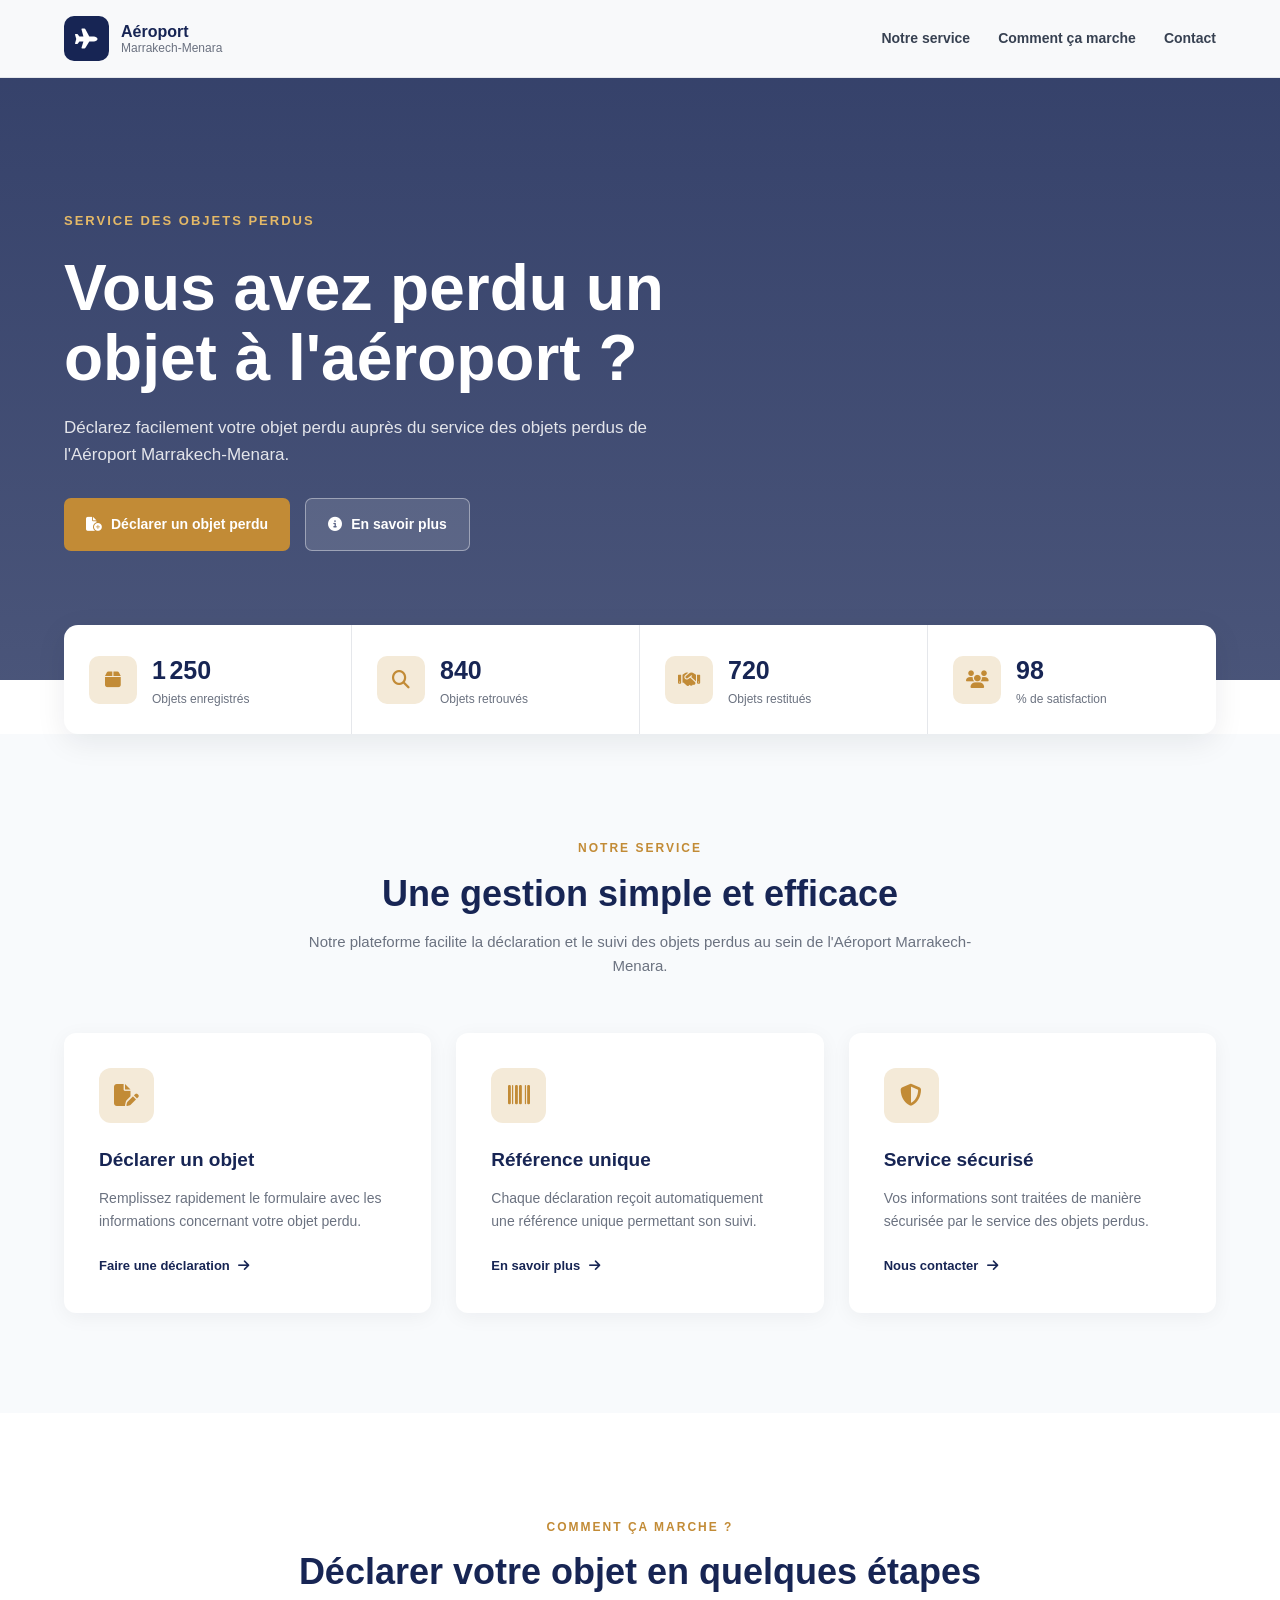
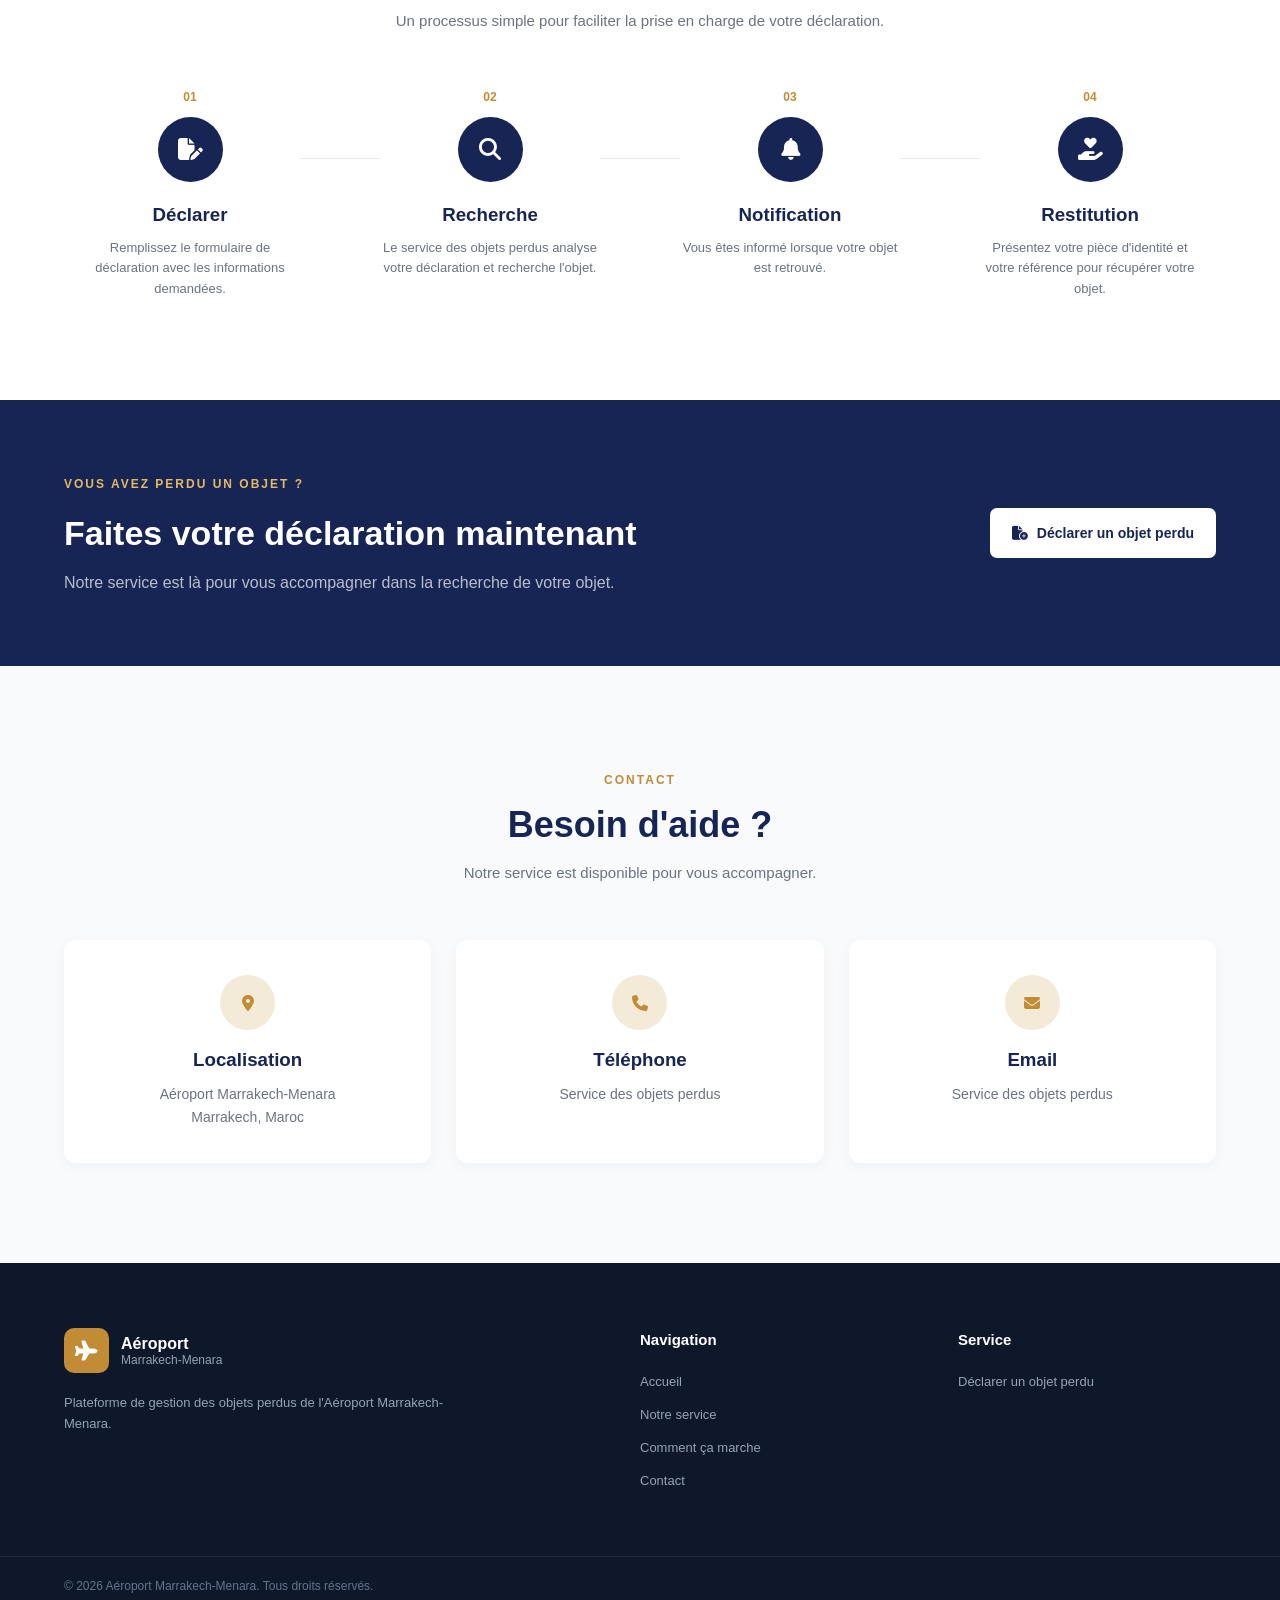
<file: index.html>
<!DOCTYPE html>
<html lang="fr">

<head>
    <meta charset="UTF-8">

    <meta name="viewport"
          content="width=device-width, initial-scale=1.0">

    <meta name="description"
          content="Service de gestion des objets perdus de l'Aéroport Marrakech-Menara">

    <title>Objets Perdus | Aéroport Marrakech-Menara</title>

    <!-- CSS -->
    <link rel="stylesheet" href="style.css">

    <!-- Font Awesome -->
    <link rel="stylesheet"
          href="https://cdnjs.cloudflare.com/ajax/libs/font-awesome/6.5.2/css/all.min.css">
</head>

<body>

<!-- ================= HEADER ================= -->

<header class="header" id="header">

    <div class="container nav-container">

        <!-- LOGO -->

        <a href="index.html" class="logo">

            <div class="logo-icon">
                <i class="fa-solid fa-plane"></i>
            </div>

            <div class="logo-text">
                <strong>Aéroport</strong>
                <span>Marrakech-Menara</span>
            </div>

        </a>


        <!-- MENU -->

        <nav class="nav" id="nav">

            
            
            <a href="#service" class="nav-link">
                Notre service
            </a>

            <a href="#fonctionnement" class="nav-link">
                Comment ça marche
            </a>

            <a href="#contact" class="nav-link">
                Contact
            </a>


        </nav>


        <!-- MENU MOBILE -->

        <button class="menu-toggle"
                id="menuToggle"
                aria-label="Ouvrir le menu">

            <i class="fa-solid fa-bars"></i>

        </button>

    </div>

</header>


<!-- ================= HERO ================= -->

<section class="hero" id="accueil">

    <div class="hero-overlay"></div>

    <div class="container hero-container">

        <div class="hero-content">

            <span class="hero-subtitle">
                SERVICE DES OBJETS PERDUS
            </span>

            <h1>
                Vous avez perdu un objet
                à l'aéroport ?
            </h1>

            <p>
                Déclarez facilement votre objet perdu auprès
                du service des objets perdus de l'Aéroport
                Marrakech-Menara.
            </p>

            <div class="hero-buttons">

                <a href="declaration.html"
                   class="btn btn-primary">

                    <i class="fa-solid fa-file-circle-plus"></i>

                    Déclarer un objet perdu

                </a>

                <a href="#fonctionnement"
                   class="btn btn-secondary">

                    <i class="fa-solid fa-circle-info"></i>

                    En savoir plus

                </a>

            </div>

        </div>

    </div>

</section>


<!-- ================= STATISTIQUES ================= -->

<section class="statistics">

    <div class="container statistics-grid">

        <div class="stat-card">

            <div class="stat-icon">
                <i class="fa-solid fa-box"></i>
            </div>

            <div>
                <strong class="counter"
                        data-target="1250">
                    0
                </strong>

                <span>Objets enregistrés</span>
            </div>

        </div>


        <div class="stat-card">

            <div class="stat-icon">
                <i class="fa-solid fa-magnifying-glass"></i>
            </div>

            <div>
                <strong class="counter"
                        data-target="840">
                    0
                </strong>

                <span>Objets retrouvés</span>
            </div>

        </div>


        <div class="stat-card">

            <div class="stat-icon">
                <i class="fa-solid fa-handshake"></i>
            </div>

            <div>
                <strong class="counter"
                        data-target="720">
                    0
                </strong>

                <span>Objets restitués</span>
            </div>

        </div>


        <div class="stat-card">

            <div class="stat-icon">
                <i class="fa-solid fa-users"></i>
            </div>

            <div>
                <strong class="counter"
                        data-target="98">
                    0
                </strong>

                <span>% de satisfaction</span>
            </div>

        </div>

    </div>

</section>


<!-- ================= SERVICE ================= -->

<section class="service section"
         id="service">

    <div class="container">

        <div class="section-header">

            <span class="section-label">
                NOTRE SERVICE
            </span>

            <h2>
                Une gestion simple et efficace
            </h2>

            <p>
                Notre plateforme facilite la déclaration et
                le suivi des objets perdus au sein de
                l'Aéroport Marrakech-Menara.
            </p>

        </div>


        <div class="service-grid">

            <!-- CARD 1 -->

            <article class="service-card">

                <div class="service-icon">
                    <i class="fa-solid fa-file-pen"></i>
                </div>

                <h3>
                    Déclarer un objet
                </h3>

                <p>
                    Remplissez rapidement le formulaire avec
                    les informations concernant votre objet perdu.
                </p>

                <a href="declaration.html">
                    Faire une déclaration
                    <i class="fa-solid fa-arrow-right"></i>
                </a>

            </article>


            <!-- CARD 2 -->

            <article class="service-card">

                <div class="service-icon">
                    <i class="fa-solid fa-barcode"></i>
                </div>

                <h3>
                    Référence unique
                </h3>

                <p>
                    Chaque déclaration reçoit automatiquement
                    une référence unique permettant son suivi.
                </p>

                <a href="#fonctionnement">
                    En savoir plus
                    <i class="fa-solid fa-arrow-right"></i>
                </a>

            </article>


            <!-- CARD 3 -->

            <article class="service-card">

                <div class="service-icon">
                    <i class="fa-solid fa-shield-halved"></i>
                </div>

                <h3>
                    Service sécurisé
                </h3>

                <p>
                    Vos informations sont traitées de manière
                    sécurisée par le service des objets perdus.
                </p>

                <a href="#contact">
                    Nous contacter
                    <i class="fa-solid fa-arrow-right"></i>
                </a>

            </article>

        </div>

    </div>

</section>


<!-- ================= FONCTIONNEMENT ================= -->

<section class="how-it-works section"
         id="fonctionnement">

    <div class="container">

        <div class="section-header">

            <span class="section-label">
                COMMENT ÇA MARCHE ?
            </span>

            <h2>
                Déclarer votre objet en quelques étapes
            </h2>

            <p>
                Un processus simple pour faciliter la prise
                en charge de votre déclaration.
            </p>

        </div>


        <div class="steps">

            <!-- STEP 1 -->

            <div class="step">

                <div class="step-number">
                    01
                </div>

                <div class="step-icon">
                    <i class="fa-solid fa-file-pen"></i>
                </div>

                <h3>
                    Déclarer
                </h3>

                <p>
                    Remplissez le formulaire de déclaration
                    avec les informations demandées.
                </p>

            </div>


            <div class="step-line"></div>


            <!-- STEP 2 -->

            <div class="step">

                <div class="step-number">
                    02
                </div>

                <div class="step-icon">
                    <i class="fa-solid fa-magnifying-glass"></i>
                </div>

                <h3>
                    Recherche
                </h3>

                <p>
                    Le service des objets perdus analyse votre
                    déclaration et recherche l'objet.
                </p>

            </div>


            <div class="step-line"></div>


            <!-- STEP 3 -->

            <div class="step">

                <div class="step-number">
                    03
                </div>

                <div class="step-icon">
                    <i class="fa-solid fa-bell"></i>
                </div>

                <h3>
                    Notification
                </h3>

                <p>
                    Vous êtes informé lorsque votre objet
                    est retrouvé.
                </p>

            </div>


            <div class="step-line"></div>


            <!-- STEP 4 -->

            <div class="step">

                <div class="step-number">
                    04
                </div>

                <div class="step-icon">
                    <i class="fa-solid fa-hand-holding-heart"></i>
                </div>

                <h3>
                    Restitution
                </h3>

                <p>
                    Présentez votre pièce d'identité et votre
                    référence pour récupérer votre objet.
                </p>

            </div>

        </div>

    </div>

</section>


<!-- ================= CTA ================= -->

<section class="cta">

    <div class="container cta-container">

        <div>

            <span>
                VOUS AVEZ PERDU UN OBJET ?
            </span>

            <h2>
                Faites votre déclaration maintenant
            </h2>

            <p>
                Notre service est là pour vous accompagner
                dans la recherche de votre objet.
            </p>

        </div>


        <a href="declaration.html"
           class="btn btn-light">

            <i class="fa-solid fa-file-circle-plus"></i>

            Déclarer un objet perdu

        </a>

    </div>

</section>


<!-- ================= CONTACT ================= -->

<section class="contact section"
         id="contact">

    <div class="container">

        <div class="section-header">

            <span class="section-label">
                CONTACT
            </span>

            <h2>
                Besoin d'aide ?
            </h2>

            <p>
                Notre service est disponible pour vous
                accompagner.
            </p>

        </div>


        <div class="contact-grid">

            <div class="contact-card">

                <div class="contact-icon">
                    <i class="fa-solid fa-location-dot"></i>
                </div>

                <h3>
                    Localisation
                </h3>

                <p>
                    Aéroport Marrakech-Menara
                    <br>
                    Marrakech, Maroc
                </p>

            </div>


            <div class="contact-card">

                <div class="contact-icon">
                    <i class="fa-solid fa-phone"></i>
                </div>

                <h3>
                    Téléphone
                </h3>

                <p>
                    Service des objets perdus
                </p>

            </div>


            <div class="contact-card">

                <div class="contact-icon">
                    <i class="fa-solid fa-envelope"></i>
                </div>

                <h3>
                    Email
                </h3>

                <p>
                    Service des objets perdus
                </p>

            </div>

        </div>

    </div>

</section>


<!-- ================= FOOTER ================= -->

<footer class="footer">

    <div class="container footer-container">

        <div class="footer-brand">

            <div class="logo footer-logo">

                <div class="logo-icon">
                    <i class="fa-solid fa-plane"></i>
                </div>

                <div class="logo-text">

                    <strong>Aéroport</strong>

                    <span>
                        Marrakech-Menara
                    </span>

                </div>

            </div>

            <p>
                Plateforme de gestion des objets perdus
                de l'Aéroport Marrakech-Menara.
            </p>

        </div>


        <div class="footer-links">

            <h3>
                Navigation
            </h3>

            <a href="#accueil">
                Accueil
            </a>

            <a href="#service">
                Notre service
            </a>

            <a href="#fonctionnement">
                Comment ça marche
            </a>

            <a href="#contact">
                Contact
            </a>

        </div>


        <div class="footer-links">

            <h3>
                Service
            </h3>

            <a href="declaration.html">
                Déclarer un objet perdu
            </a>

        </div>

    </div>


    <div class="footer-bottom">

        <div class="container">

            <p>
                © <span id="currentYear"></span>
                Aéroport Marrakech-Menara.
                Tous droits réservés.
            </p>

        </div>

    </div>

</footer>


<!-- JAVASCRIPT -->

<script src="main.js"></script>

</body>
</html>
</file>
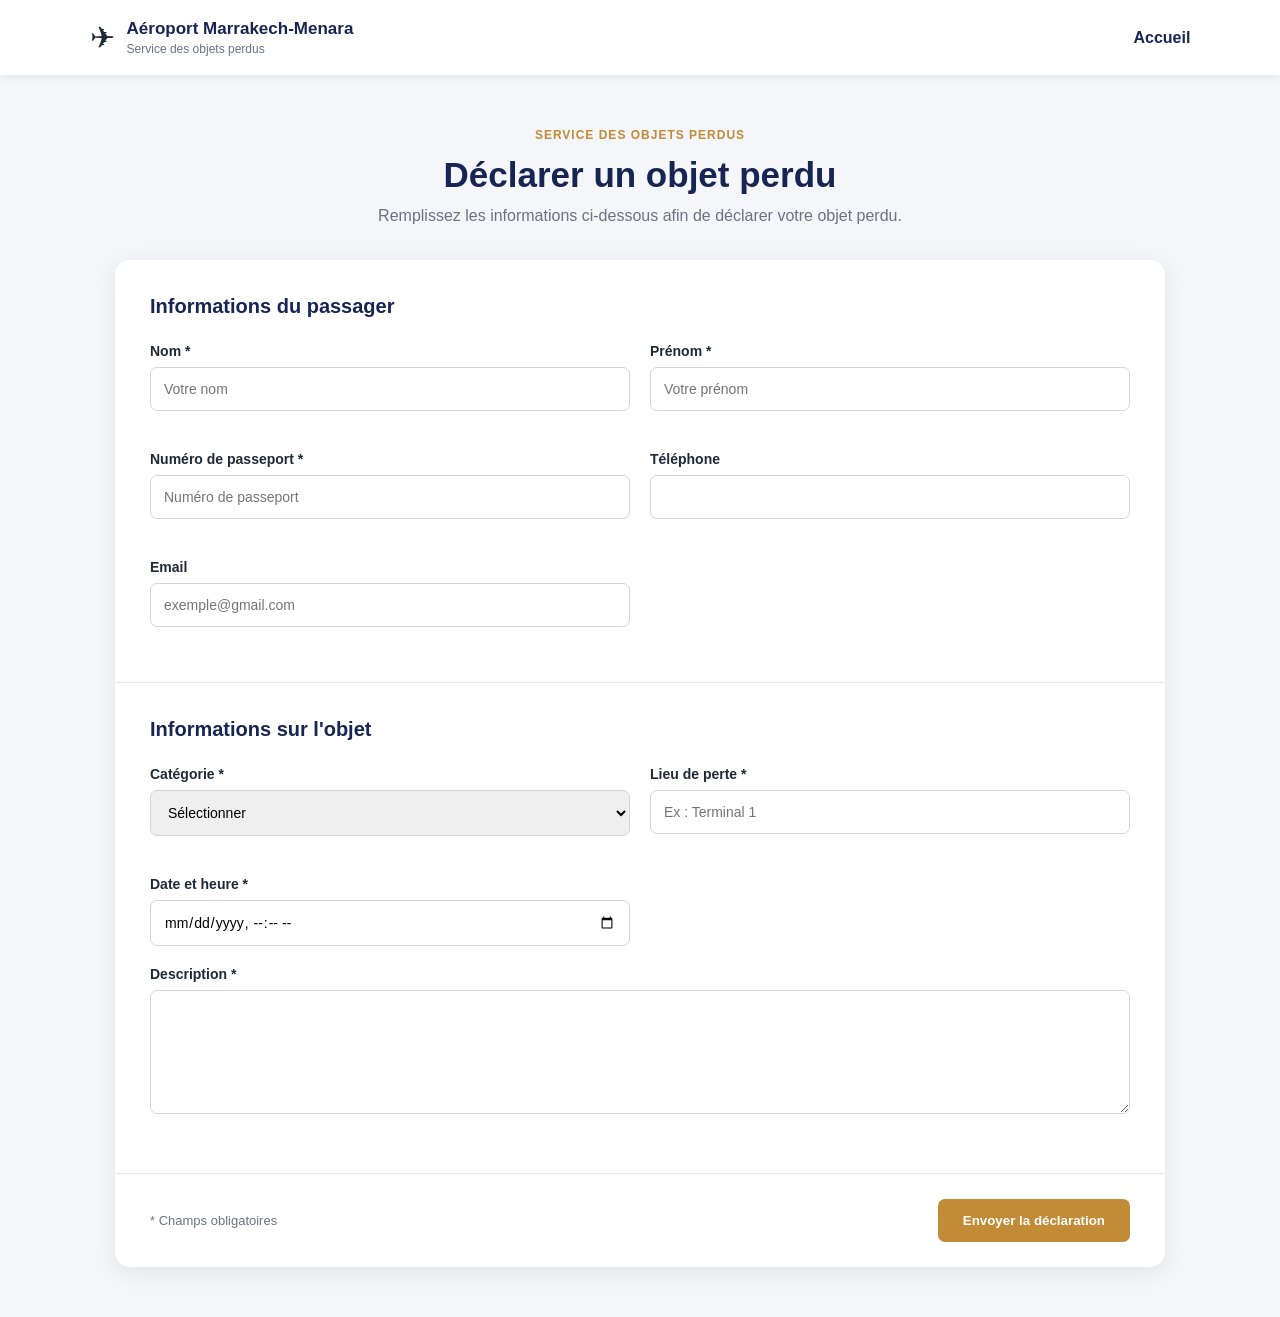
<file: declaration.html>
<!DOCTYPE html>
<html lang="fr">

<head>
    <meta charset="UTF-8">
    <meta name="viewport" content="width=device-width, initial-scale=1.0">

    <title>Déclarer un objet perdu</title>

    <link rel="stylesheet" href="declaration.css">
</head>

<body>

<header class="header">

    <div class="logo">
        <span>✈</span>

        <div>
            <h2>Aéroport Marrakech-Menara</h2>
            <p>Service des objets perdus</p>
        </div>
    </div>

    <a href="index.html">Accueil</a>

</header>


<main class="container">

    <div class="title">

        <span>SERVICE DES OBJETS PERDUS</span>

        <h1>Déclarer un objet perdu</h1>

        <p>
            Remplissez les informations ci-dessous afin de déclarer
            votre objet perdu.
        </p>

    </div>


    <form id="declarationForm">

        <!-- PASSAGER -->

        <section class="form-section">

            <h2>Informations du passager</h2>

            <div class="form-grid">

                <div class="form-group">
                    <label for="nom">Nom *</label>

                    <input
                        type="text"
                        id="nom"
                        required
                        placeholder="Votre nom">
                </div>


                <div class="form-group">
                    <label for="prenom">Prénom *</label>

                    <input
                        type="text"
                        id="prenom"
                        required
                        placeholder="Votre prénom">
                </div>


                <div class="form-group">
                    <label for="numeroPasseport">
                        Numéro de passeport *
                    </label>

                    <input
                        type="text"
                        id="numeroPasseport"
                        required
                        placeholder="Numéro de passeport">
                </div>


                <div class="form-group">
                    <label for="telephone">
                        Téléphone
                    </label>

                    <input
                        type="tel"
                        id="telephone"
                        >
                </div>


                <div class="form-group">
                    <label for="email">
                        Email
                    </label>

                    <input
                        type="email"
                        id="email"
                        placeholder="exemple@gmail.com">
                </div>

            </div>

        </section>


        <!-- OBJET -->

        <section class="form-section">

            <h2>Informations sur l'objet</h2>

            <div class="form-grid">

                <div class="form-group">

                    <label for="categorie">
                        Catégorie *
                    </label>

                    <select id="categorie" required>

                        <option value="">
                            Sélectionner
                        </option>

                        <option value="TELEPHONE">
                            Téléphone
                        </option>

                        <option value="ORDINATEUR">
                            Ordinateur
                        </option>

                        <option value="SAC">
                            Sac
                        </option>

                        <option value="PORTEFEUILLE">
                            Portefeuille
                        </option>

                        <option value="DOCUMENT">
                            Document
                        </option>

                        <option value="VETEMENT">
                            Vêtement
                        </option>

                        <option value="AUTRE">
                            Autre
                        </option>

                    </select>

                </div>


                <div class="form-group">

                    <label for="lieuPerte">
                        Lieu de perte *
                    </label>

                    <input
                        type="text"
                        id="lieuPerte"
                        required
                        placeholder="Ex : Terminal 1">
                </div>


                <div class="form-group">

                    <label for="datePerte">
                        Date et heure *
                    </label>

                    <input
                        type="datetime-local"
                        id="datePerte"
                        required>
                </div>

            </div>


            <div class="form-group">

                <label for="description">
                    Description *
                </label>

                <textarea
                    id="description"
                    rows="6"
                    required
                    placeholder="Décrivez l'objet : couleur, marque, modèle, signes particuliers...">
                </textarea>

            </div>

        </section>


        <div class="form-footer">

            <span>
                * Champs obligatoires
            </span>

            <button type="submit" id="submitButton">
                Envoyer la déclaration
            </button>

        </div>

    </form>


    <div id="message" class="message"></div>


    <!-- RESULTAT -->

    <div id="resultat" class="resultat">

        <h2>Déclaration enregistrée</h2>

        <p>
            Votre numéro de référence :
        </p>

        <strong id="reference"></strong>

        <p>
            Conservez cette référence pour le suivi
            de votre déclaration.
        </p>

    </div>

</main>


<script src="declaration.js"></script>

</body>
</html>
</file>
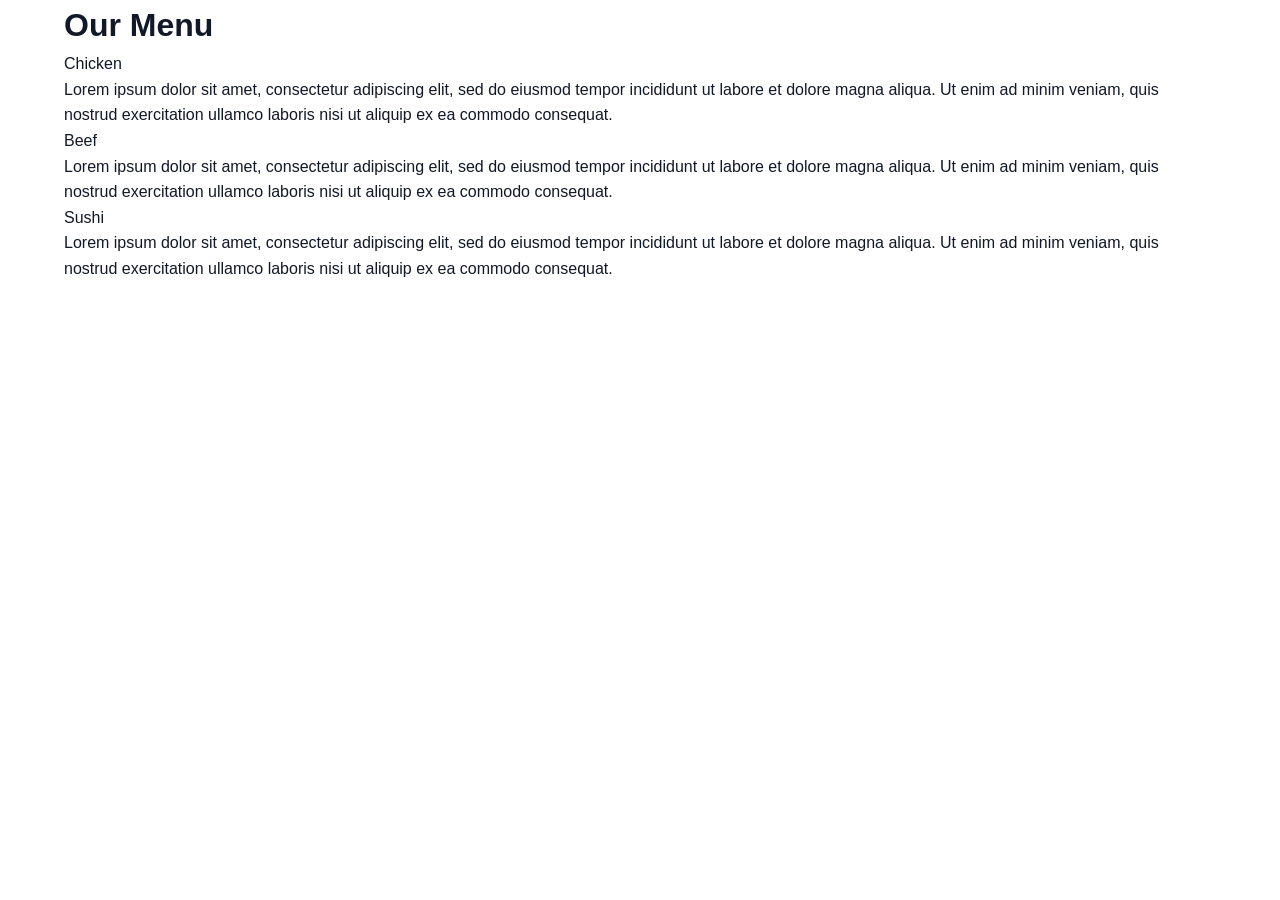
<file: ex.html>
<!DOCTYPE html>
<html lang="fr">
<head>
    <meta charset="UTF-8">
    <meta name="viewport" content="width=device-width, initial-scale=1.0">
    <title>Menu</title>
    <link rel="stylesheet" href="style.css">
</head>
<body>

    <div class="container">
        <h1>Our Menu</h1>

        <div class="menu-item">
            <div class="menu-header chicken">Chicken</div>
            <p>Lorem ipsum dolor sit amet, consectetur adipiscing elit, sed do eiusmod tempor incididunt ut labore et dolore magna aliqua. Ut enim ad minim veniam, quis nostrud exercitation ullamco laboris nisi ut aliquip ex ea commodo consequat.</p>
        </div>

        <div class="menu-item">
            <div class="menu-header beef">Beef</div>
            <p>Lorem ipsum dolor sit amet, consectetur adipiscing elit, sed do eiusmod tempor incididunt ut labore et dolore magna aliqua. Ut enim ad minim veniam, quis nostrud exercitation ullamco laboris nisi ut aliquip ex ea commodo consequat.</p>
        </div>

        <div class="menu-item">
            <div class="menu-header sushi">Sushi</div>
            <p>Lorem ipsum dolor sit amet, consectetur adipiscing elit, sed do eiusmod tempor incididunt ut labore et dolore magna aliqua. Ut enim ad minim veniam, quis nostrud exercitation ullamco laboris nisi ut aliquip ex ea commodo consequat.</p>
        </div>
    </div>

</body>
</html>
</file>
<file: style.css>
/* =========================
   VARIABLES
========================= */

:root {
    --primary: #172554;
    --primary-light: #243b78;
    --gold: #c28b36;
    --gold-dark: #a87325;

    --white: #ffffff;
    --black: #111827;

    --gray-50: #f8fafc;
    --gray-100: #f1f5f9;
    --gray-200: #e5e7eb;
    --gray-500: #6b7280;
    --gray-700: #374151;

    --shadow: 0 8px 30px rgba(15, 23, 42, 0.08);

    --radius: 12px;

    --transition: 0.3s ease;
}


/* =========================
   RESET
========================= */

* {
    margin: 0;
    padding: 0;
    box-sizing: border-box;
}

html {
    scroll-behavior: smooth;
}

body {
    font-family: Arial, Helvetica, sans-serif;
    color: var(--black);
    background: var(--white);
    line-height: 1.6;
}

a {
    text-decoration: none;
    color: inherit;
}

button {
    font-family: inherit;
}

.container {
    width: 90%;
    max-width: 1200px;
    margin: auto;
}


/* =========================
   HEADER
========================= */

.header {
    position: fixed;
    top: 0;
    left: 0;

    width: 100%;

    height: 78px;

    background: rgba(255, 255, 255, 0.97);

    z-index: 1000;

    border-bottom: 1px solid var(--gray-200);

    transition: var(--transition);
}

.header.scrolled {
    box-shadow: var(--shadow);
}


.nav-container {
    height: 100%;

    display: flex;

    align-items: center;

    justify-content: space-between;
}


/* LOGO */

.logo {
    display: flex;

    align-items: center;

    gap: 12px;
}

.logo-icon {
    width: 45px;
    height: 45px;

    display: flex;

    align-items: center;
    justify-content: center;

    border-radius: 10px;

    background: var(--primary);

    color: var(--white);

    font-size: 20px;
}

.logo-text {
    display: flex;

    flex-direction: column;

    line-height: 1.2;
}

.logo-text strong {
    color: var(--primary);

    font-size: 16px;
}

.logo-text span {
    color: var(--gray-500);

    font-size: 12px;
}


/* NAVIGATION */

.nav {
    display: flex;

    align-items: center;

    gap: 28px;
}

.nav-link {
    color: var(--gray-700);

    font-size: 14px;

    font-weight: 600;

    position: relative;

    transition: var(--transition);
}

.nav-link:hover,
.nav-link.active {
    color: var(--primary);
}

.nav-link.active::after {
    content: "";

    position: absolute;

    left: 0;
    bottom: -8px;

    width: 100%;
    height: 2px;

    background: var(--gold);
}


/* NAV BUTTON */

.nav-button {
    display: flex;

    align-items: center;

    gap: 8px;

    background: var(--primary);

    color: white;

    padding: 11px 18px;

    border-radius: 7px;

    font-size: 13px;

    font-weight: bold;

    transition: var(--transition);
}

.nav-button:hover {
    background: var(--primary-light);

    transform: translateY(-2px);
}


/* MOBILE BUTTON */

.menu-toggle {
    display: none;

    border: none;

    background: none;

    color: var(--primary);

    font-size: 24px;

    cursor: pointer;
}


/* =========================
   HERO
========================= */

.hero {
    min-height: 680px;

    position: relative;

    display: flex;

    align-items: center;

    background:
        linear-gradient(
            rgba(23, 37, 84, 0.88),
            rgba(23, 37, 84, 0.78)
        ),
        url("https://fnh.ma//uploads/actualites/67cacaaf48f7f_aeroport-de-Marrakech-Menara.jpeg");

    background-size: cover;

    background-position: center;
}

.hero-container {
    position: relative;

    z-index: 2;

    padding-top: 78px;
}

.hero-content {
    max-width: 720px;

    color: white;
}

.hero-subtitle {
    color: #e4b967;

    font-size: 13px;

    font-weight: bold;

    letter-spacing: 2px;
}

.hero h1 {
    font-size: clamp(40px, 5vw, 64px);

    line-height: 1.1;

    margin: 20px 0;

    font-weight: 700;
}

.hero p {
    max-width: 620px;

    font-size: 17px;

    color: rgba(255,255,255,0.85);

    margin-bottom: 30px;
}


/* HERO BUTTONS */

.hero-buttons {
    display: flex;

    gap: 15px;

    flex-wrap: wrap;
}

.btn {
    display: inline-flex;

    align-items: center;

    justify-content: center;

    gap: 9px;

    padding: 14px 22px;

    border-radius: 7px;

    font-size: 14px;

    font-weight: bold;

    transition: var(--transition);
}

.btn-primary {
    background: var(--gold);

    color: white;
}

.btn-primary:hover {
    background: var(--gold-dark);

    transform: translateY(-2px);
}

.btn-secondary {
    background: rgba(255,255,255,0.12);

    border: 1px solid rgba(255,255,255,0.4);

    color: white;
}

.btn-secondary:hover {
    background: white;

    color: var(--primary);
}


/* =========================
   STATISTICS
========================= */

.statistics {
    position: relative;

    margin-top: -55px;

    z-index: 10;
}

.statistics-grid {
    display: grid;

    grid-template-columns:
        repeat(4, 1fr);

    background: white;

    border-radius: 14px;

    box-shadow: var(--shadow);

    overflow: hidden;
}

.stat-card {
    padding: 25px;

    display: flex;

    align-items: center;

    gap: 15px;

    border-right: 1px solid var(--gray-200);
}

.stat-card:last-child {
    border-right: none;
}

.stat-icon {
    width: 48px;
    height: 48px;

    border-radius: 10px;

    background: #f4ead8;

    color: var(--gold);

    display: flex;

    align-items: center;
    justify-content: center;

    font-size: 18px;
}

.stat-card strong {
    display: block;

    font-size: 25px;

    color: var(--primary);
}

.stat-card span {
    display: block;

    font-size: 12px;

    color: var(--gray-500);
}


/* =========================
   SECTIONS
========================= */

.section {
    padding: 100px 0;
}

.section-header {
    max-width: 700px;

    margin: 0 auto 55px;

    text-align: center;
}

.section-label {
    color: var(--gold);

    font-size: 12px;

    font-weight: bold;

    letter-spacing: 2px;
}

.section-header h2 {
    color: var(--primary);

    font-size: 36px;

    line-height: 1.2;

    margin: 12px 0 15px;
}

.section-header p {
    color: var(--gray-500);

    font-size: 15px;
}


/* =========================
   SERVICE
========================= */

.service {
    background: var(--gray-50);
}

.service-grid {
    display: grid;

    grid-template-columns:
        repeat(3, 1fr);

    gap: 25px;
}

.service-card {
    background: white;

    padding: 35px;

    border-radius: var(--radius);

    box-shadow: 0 4px 20px rgba(15,23,42,0.05);

    transition: var(--transition);
}

.service-card:hover {
    transform: translateY(-7px);

    box-shadow: var(--shadow);
}

.service-icon {
    width: 55px;
    height: 55px;

    display: flex;

    align-items: center;
    justify-content: center;

    border-radius: 12px;

    background: #f4ead8;

    color: var(--gold);

    font-size: 22px;

    margin-bottom: 22px;
}

.service-card h3 {
    color: var(--primary);

    margin-bottom: 12px;

    font-size: 19px;
}

.service-card p {
    color: var(--gray-500);

    font-size: 14px;

    margin-bottom: 20px;
}

.service-card a {
    color: var(--primary);

    font-size: 13px;

    font-weight: bold;
}

.service-card a i {
    margin-left: 5px;

    transition: var(--transition);
}

.service-card a:hover i {
    margin-left: 10px;
}


/* =========================
   HOW IT WORKS
========================= */

.how-it-works {
    background: white;
}

.steps {
    display: flex;

    align-items: flex-start;

    justify-content: center;
}

.step {
    max-width: 220px;

    text-align: center;

    position: relative;
}

.step-number {
    color: var(--gold);

    font-size: 12px;

    font-weight: bold;

    margin-bottom: 10px;
}

.step-icon {
    width: 65px;
    height: 65px;

    margin: auto;

    display: flex;

    align-items: center;
    justify-content: center;

    border-radius: 50%;

    background: var(--primary);

    color: white;

    font-size: 22px;

    margin-bottom: 18px;
}

.step h3 {
    color: var(--primary);

    margin-bottom: 8px;
}

.step p {
    color: var(--gray-500);

    font-size: 13px;
}

.step-line {
    width: 80px;

    height: 1px;

    background: var(--gray-200);

    margin-top: 70px;
}


/* =========================
   CTA
========================= */

.cta {
    background: var(--primary);

    padding: 70px 0;

    color: white;
}

.cta-container {
    display: flex;

    align-items: center;

    justify-content: space-between;

    gap: 30px;
}

.cta span {
    color: #e4b967;

    font-size: 12px;

    font-weight: bold;

    letter-spacing: 2px;
}

.cta h2 {
    font-size: 34px;

    margin: 10px 0;
}

.cta p {
    color: rgba(255,255,255,0.7);
}

.btn-light {
    background: white;

    color: var(--primary);

    white-space: nowrap;
}

.btn-light:hover {
    transform: translateY(-3px);
}


/* =========================
   CONTACT
========================= */

.contact {
    background: var(--gray-50);
}

.contact-grid {
    display: grid;

    grid-template-columns:
        repeat(3, 1fr);

    gap: 25px;
}

.contact-card {
    text-align: center;

    background: white;

    padding: 35px 20px;

    border-radius: var(--radius);

    box-shadow: 0 4px 15px rgba(15,23,42,0.04);
}

.contact-icon {
    width: 55px;
    height: 55px;

    display: flex;

    align-items: center;
    justify-content: center;

    margin: 0 auto 15px;

    border-radius: 50%;

    background: #f4ead8;

    color: var(--gold);
}

.contact-card h3 {
    color: var(--primary);

    margin-bottom: 8px;
}

.contact-card p {
    color: var(--gray-500);

    font-size: 14px;
}


/* =========================
   FOOTER
========================= */

.footer {
    background: #0f172a;

    color: white;
}

.footer-container {
    padding: 65px 0;

    display: grid;

    grid-template-columns:
        2fr 1fr 1fr;

    gap: 60px;
}

.footer-logo .logo-icon {
    background: var(--gold);
}

.footer-logo .logo-text strong {
    color: white;
}

.footer-logo .logo-text span {
    color: #94a3b8;
}

.footer-brand p {
    max-width: 380px;

    margin-top: 20px;

    color: #94a3b8;

    font-size: 13px;
}

.footer-links {
    display: flex;

    flex-direction: column;

    gap: 12px;
}

.footer-links h3 {
    font-size: 15px;

    margin-bottom: 8px;
}

.footer-links a {
    color: #94a3b8;

    font-size: 13px;

    transition: var(--transition);
}

.footer-links a:hover {
    color: white;

    padding-left: 4px;
}

.footer-bottom {
    border-top: 1px solid rgba(255,255,255,0.08);

    padding: 20px 0;

    color: #64748b;

    font-size: 12px;
}


/* =========================
   RESPONSIVE
========================= */

@media (max-width: 950px) {

    .nav {
        position: absolute;

        top: 78px;
        left: 0;

        width: 100%;

        background: white;

        display: none;

        flex-direction: column;

        align-items: stretch;

        padding: 20px 5%;

        box-shadow: var(--shadow);
    }

    .nav.open {
        display: flex;
    }

    .nav-link {
        padding: 10px 0;
    }

    .nav-button {
        justify-content: center;

        margin-top: 10px;
    }

    .menu-toggle {
        display: block;
    }

    .statistics-grid {
        grid-template-columns:
            repeat(2, 1fr);
    }

    .service-grid {
        grid-template-columns:
            1fr;
    }

    .steps {
        flex-direction: column;

        align-items: center;

        gap: 30px;
    }

    .step-line {
        width: 1px;

        height: 40px;

        margin: 0;
    }

    .contact-grid {
        grid-template-columns:
            1fr;
    }

    .cta-container {
        flex-direction: column;

        align-items: flex-start;
    }

    .footer-container {
        grid-template-columns:
            1fr 1fr;
    }
}


@media (max-width: 600px) {

    .hero {
        min-height: 600px;
    }

    .hero h1 {
        font-size: 40px;
    }

    .hero p {
        font-size: 15px;
    }

    .statistics-grid {
        grid-template-columns:
            1fr;
    }

    .stat-card {
        border-right: none;

        border-bottom: 1px solid var(--gray-200);
    }

    .stat-card:last-child {
        border-bottom: none;
    }

    .section {
        padding: 70px 0;
    }

    .section-header h2 {
        font-size: 29px;
    }

    .cta h2 {
        font-size: 28px;
    }

    .footer-container {
        grid-template-columns:
            1fr;
    }
}
</file>
<file: declaration.css>
* {
    margin: 0;
    padding: 0;
    box-sizing: border-box;
}

body {
    font-family: Arial, sans-serif;
    background: #f4f6f9;
    color: #1f2937;
}

/* HEADER */

.header {
    height: 75px;
    background: white;
    display: flex;
    align-items: center;
    justify-content: space-between;
    padding: 0 7%;
    box-shadow: 0 2px 10px rgba(0,0,0,0.08);
}

.logo {
    display: flex;
    align-items: center;
    gap: 12px;
}

.logo > span {
    font-size: 30px;
}

.logo h2 {
    font-size: 17px;
    color: #172554;
}

.logo p {
    font-size: 12px;
    color: #6b7280;
    margin-top: 3px;
}

.header a {
    color: #172554;
    text-decoration: none;
    font-weight: bold;
}

/* CONTAINER */

.container {
    width: 90%;
    max-width: 1050px;
    margin: 50px auto;
}

.title {
    text-align: center;
    margin-bottom: 35px;
}

.title span {
    color: #c28b36;
    font-size: 12px;
    font-weight: bold;
    letter-spacing: 1px;
}

.title h1 {
    color: #172554;
    font-size: 35px;
    margin: 12px 0;
}

.title p {
    color: #6b7280;
}

/* FORM */

#declarationForm {
    background: white;
    border-radius: 15px;
    box-shadow: 0 5px 25px rgba(0,0,0,0.08);
    overflow: hidden;
}

.form-section {
    padding: 35px;
    border-bottom: 1px solid #e5e7eb;
}

.form-section h2 {
    color: #172554;
    font-size: 20px;
    margin-bottom: 25px;
}

.form-grid {
    display: grid;
    grid-template-columns: repeat(2, 1fr);
    gap: 20px;
}

.form-group {
    margin-bottom: 20px;
}

.form-group label {
    display: block;
    margin-bottom: 8px;
    font-weight: bold;
    font-size: 14px;
}

input,
select,
textarea {
    width: 100%;
    padding: 13px;
    border: 1px solid #d1d5db;
    border-radius: 7px;
    font-family: Arial, sans-serif;
    font-size: 14px;
    outline: none;
}

input:focus,
select:focus,
textarea:focus {
    border-color: #172554;
}

textarea {
    resize: vertical;
}

/* BUTTON */

.form-footer {
    padding: 25px 35px;
    display: flex;
    align-items: center;
    justify-content: space-between;
}

.form-footer span {
    color: #6b7280;
    font-size: 13px;
}

button {
    border: none;
    background: #c28b36;
    color: white;
    padding: 14px 25px;
    border-radius: 7px;
    font-weight: bold;
    cursor: pointer;
}

button:hover {
    background: #a87325;
}

/* MESSAGE */

.message {
    display: none;
    margin-top: 20px;
    padding: 15px;
    border-radius: 8px;
    text-align: center;
}

.message.success {
    display: block;
    background: #dcfce7;
    color: #166534;
}

.message.error {
    display: block;
    background: #fee2e2;
    color: #991b1b;
}

/* RESULTAT */

.resultat {
    display: none;
    margin-top: 25px;
    padding: 30px;
    background: white;
    border-radius: 12px;
    text-align: center;
    box-shadow: 0 5px 20px rgba(0,0,0,0.08);
}

.resultat.active {
    display: block;
}

.resultat h2 {
    color: #166534;
    margin-bottom: 15px;
}

.resultat strong {
    display: block;
    color: #172554;
    font-size: 28px;
    margin: 15px 0;
}

.resultat p {
    color: #6b7280;
    margin-top: 8px;
}

/* RESPONSIVE */

@media (max-width: 700px) {

    .header {
        height: auto;
        padding: 15px 5%;
        flex-direction: column;
        gap: 15px;
    }

    .form-grid {
        grid-template-columns: 1fr;
    }

    .form-footer {
        flex-direction: column;
        gap: 15px;
    }

    button {
        width: 100%;
    }
}
</file>
